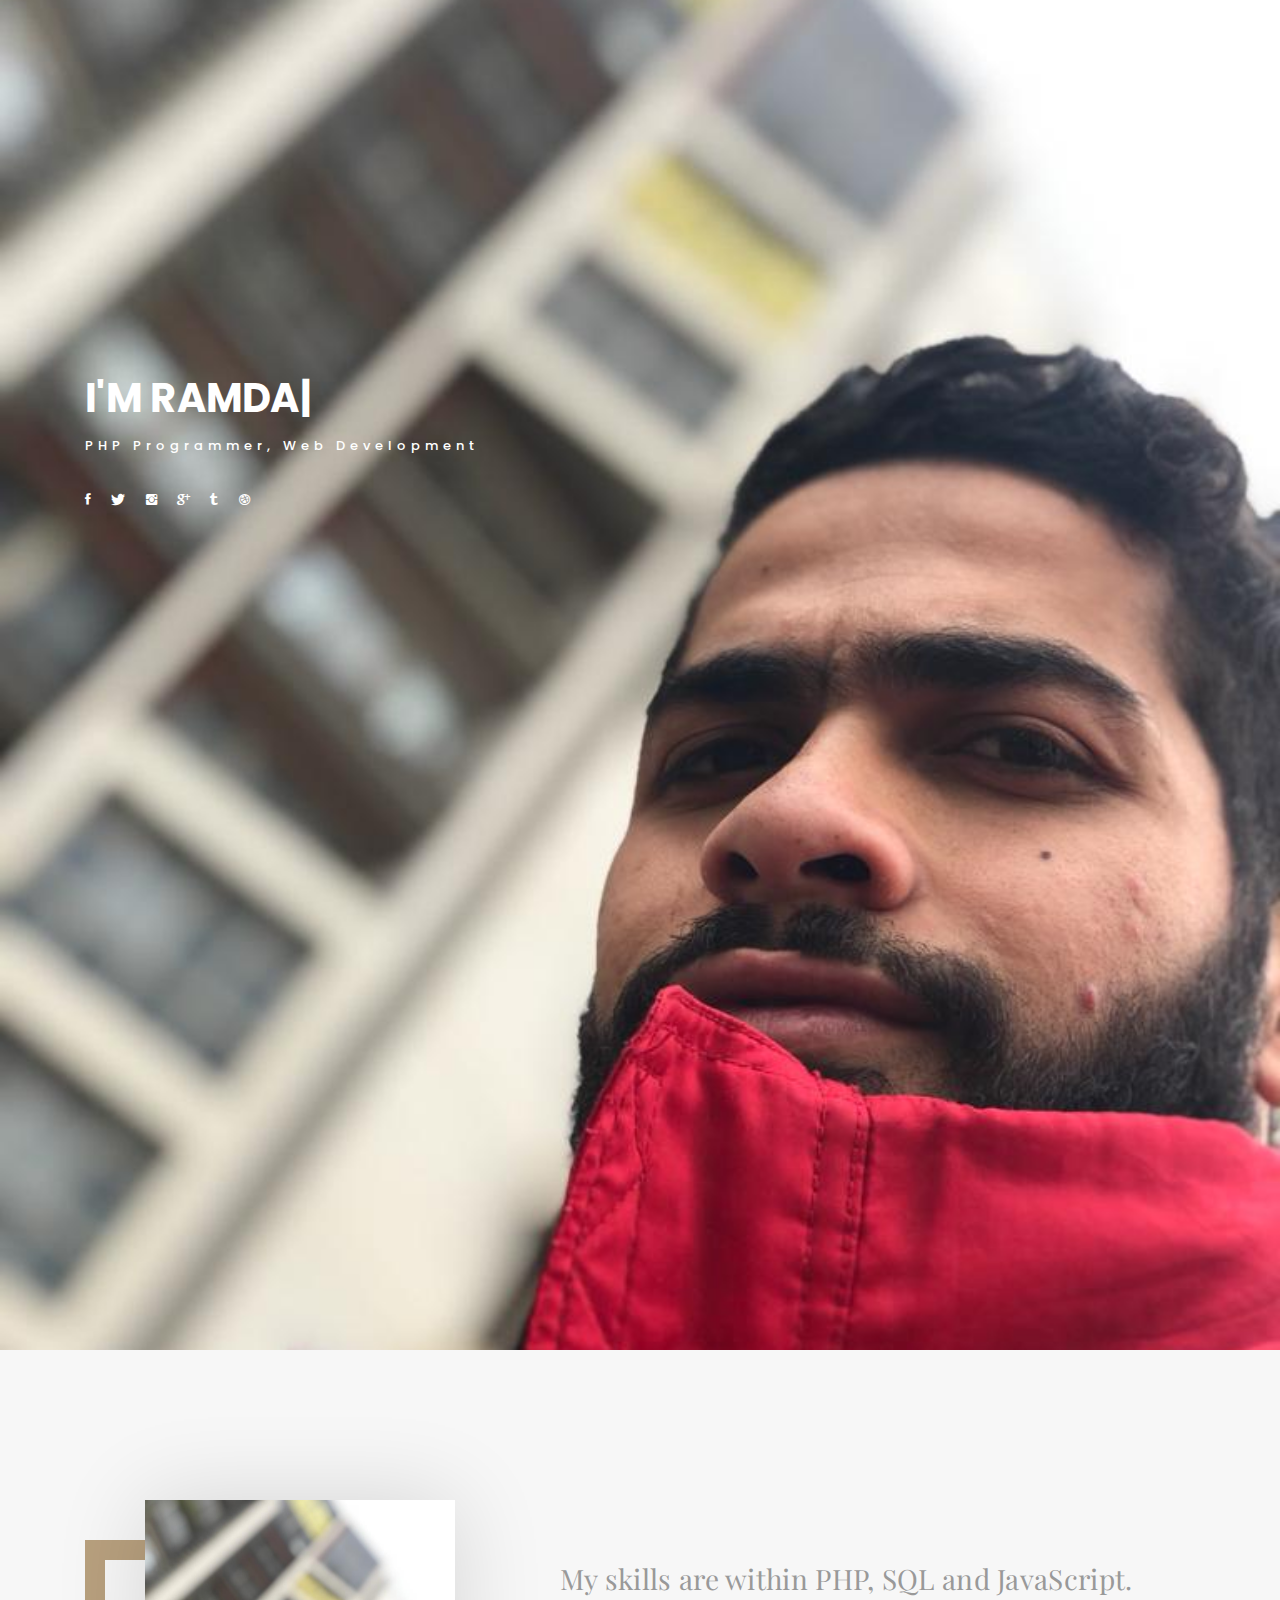
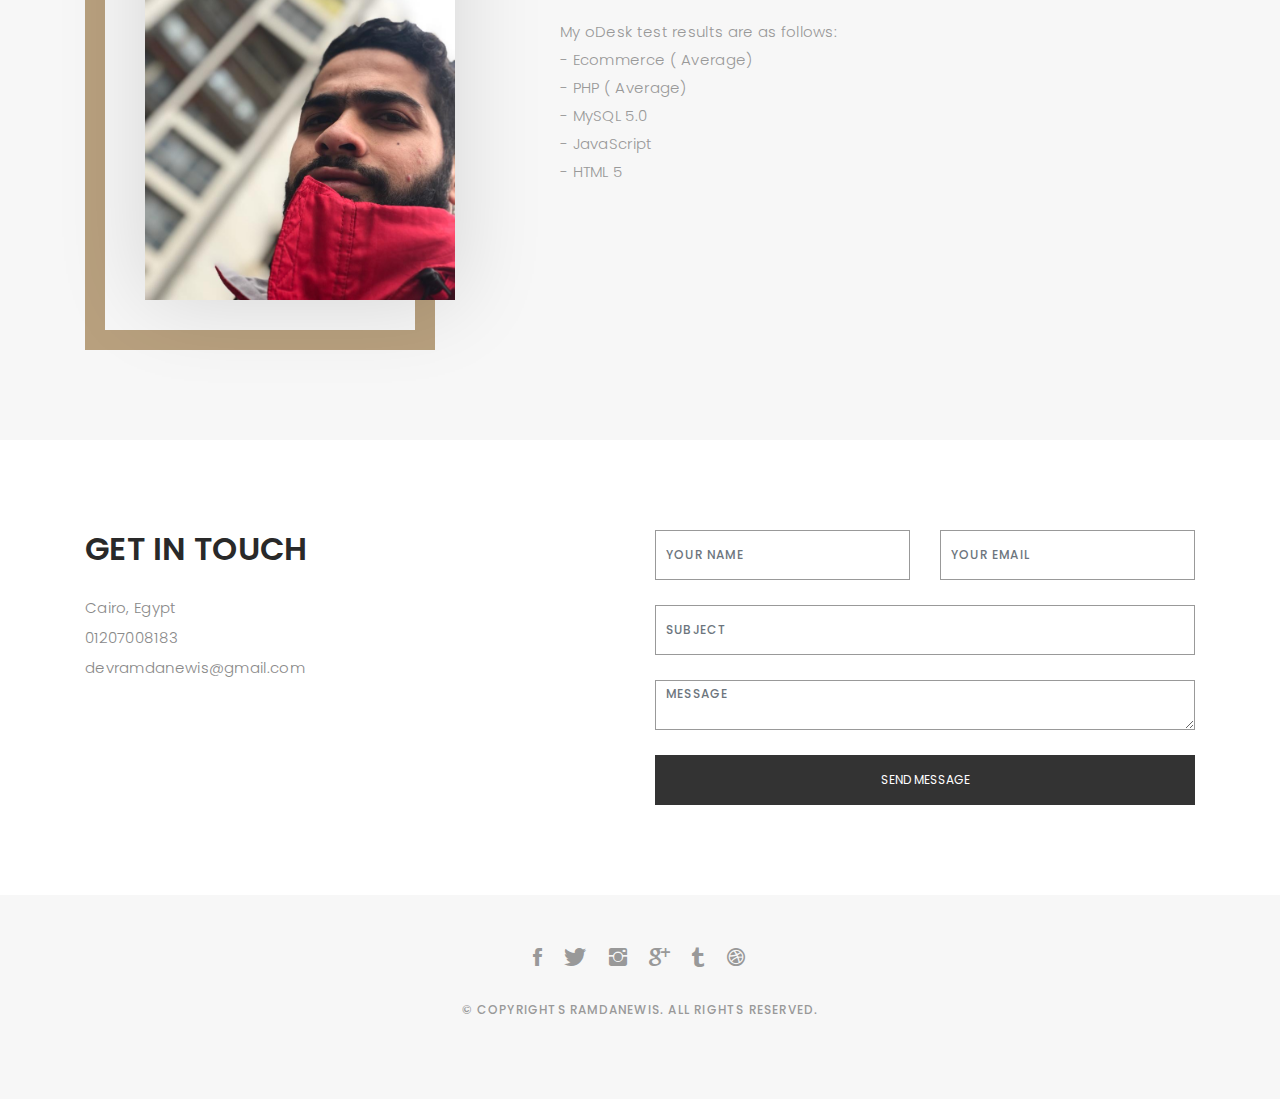
<file: index.html>
<!DOCTYPE html>
<html lang="en">

<head>
  <!-- meta -->
  <meta charset="utf-8">
  <meta content="width=device-width, initial-scale=1.0" name="viewport">

  <title>RamdanEwis - Personal Portfolio</title>
  <meta content="" name="keywords">
  <meta content="" name="description">

  <!-- Google Fonts -->
  <link href="https://fonts.googleapis.com/css?family=Poppins:300,300i,400,400i,500,500i,600,600i,700,700i|Playfair+Display:400,400i,700,700i,900,900i" rel="stylesheet">

  <!-- Bootstrap CSS File -->
  <link href="lib/bootstrap/css/bootstrap.min.css" rel="stylesheet">

  <!-- Libraries CSS Files -->
  <link href="lib/ionicons/css/ionicons.min.css" rel="stylesheet">
  <link href="lib/owlcarousel/assets/owl.carousel.min.css" rel="stylesheet">
  <link href="lib/magnific-popup/magnific-popup.css" rel="stylesheet">
  <link href="lib/hover/hover.min.css" rel="stylesheet">

  <!-- Main Stylesheet File -->
  <link href="css/style.css" rel="stylesheet">

  <!-- Responsive css -->
  <link href="css/responsive.css" rel="stylesheet">

  <!-- Favicon -->
  <link rel="shortcut icon" href="images/favicon.png">


</head>

<body>

  <!-- start section navbar -->
  <nav id="main-nav">
    <div class="row">
      <div class="container">

        <div class="logo">
          <a href="index.html"><img src="images/logo.png" alt="logo"></a>
        </div>

        <div class="responsive"><i data-icon="m" class="ion-navicon-round"></i></div>

        <ul class="nav-menu list-unstyled">
          <li><a href="#header" class="smoothScroll">Home</a></li>
          <li><a href="#about" class="smoothScroll">About</a></li>
          <li><a href="#portfolio" class="smoothScroll">Portfolio</a></li>
          <li><a href="#journal" class="smoothScroll">Blog</a></li>
          <li><a href="#contact" class="smoothScroll">Contact</a></li>
        </ul>

      </div>
    </div>
  </nav>
  <!-- End section navbar -->


  <!-- start section header -->
  <div id="header" class="home">

    <div class="container">
      <div class="header-content">
        <h1>I'm <span class="typed"></span></h1>
        <p>  PHP Programmer, Web Development</p>

        <ul class="list-unstyled list-social">
          <li><a href="#"><i class="ion-social-facebook"></i></a></li>
          <li><a href="#"><i class="ion-social-twitter"></i></a></li>
          <li><a href="#"><i class="ion-social-instagram"></i></a></li>
          <li><a href="#"><i class="ion-social-googleplus"></i></a></li>
          <li><a href="#"><i class="ion-social-tumblr"></i></a></li>
          <li><a href="#"><i class="ion-social-dribbble"></i></a></li>
        </ul>
      </div>
    </div>
  </div>
  <!-- End section header -->


  <!-- start section about us -->
  <div id="about" class="paddsection">
    <div class="container">
      <div class="row justify-content-between">

        <div class="col-lg-4 ">
          <div class="div-img-bg">
            <div class="about-img">
              <img src="images/me.jpg" class="img-responsive" alt="me">
            </div>
          </div>
        </div>

        <div class="col-lg-7">
          <div class="about-descr">

            <p class="p-heading"> My skills are within  PHP, SQL and JavaScript. </p>
            <p class="separator">My oDesk test results are as follows:<br>
              - Ecommerce ( Average)<br>
              - PHP ( Average)<br>
              - MySQL 5.0<br>
              - JavaScript<br>
              - HTML 5<br></p>

          </div>

        </div>
      </div>
    </div>

  </div>
  <!-- end section about us -->
  
  


 
  <!--  start section portfolio
  <div id="portfolio" class="text-center paddsection">

    <div class="container">
      <div class="section-title text-center">
        <h2>My Portfolio</h2>
      </div>
    </div>

    <div class="container">
      <div class="row">
        <div class="col-md-12">

          <div class="portfolio-list">

            <ul class="nav list-unstyled" id="portfolio-flters">
              <li class="filter filter-active" data-filter=".all">all</li>
              <li class="filter" data-filter=".branding">branding</li>
              <li class="filter" data-filter=".mockups">mockups</li>
              <li class="filter" data-filter=".uikits">ui kits</li>
              <li class="filter" data-filter=".webdesign">web design</li>
              <li class="filter" data-filter=".photography">photography</li>
            </ul>

          </div>

          <div class="portfolio-container">

            <div class="col-lg-4 col-md-6 portfolio-thumbnail all branding uikits webdesign">
              <a class="popup-img" href="images/portfolio/1.jpg">
                <img src="images/portfolio/1.jpg" alt="img">
              </a>
            </div>

            <div class="col-lg-4 col-md-6 portfolio-thumbnail all mockups uikits photography">
              <a class="popup-img" href="images/portfolio/2.jpg">
                <img src="images/portfolio/2.jpg"  alt="img">
              </a>
            </div>

            <div class="col-lg-4 col-md-6 portfolio-thumbnail all branding webdesig photographyn">
              <a class="popup-img" href="images/portfolio/3.jpg">
                <img src="images/portfolio/3.jpg" alt="img">
              </a>
            </div>

            <div class="col-lg-4 col-md-6 portfolio-thumbnail all mockups webdesign photography">
              <a class="popup-img" href="images/portfolio/4.jpg">
                <img src="images/portfolio/4.jpg" alt="img">
              </a>
            </div>

            <div class="col-lg-4 col-md-6 portfolio-thumbnail all branding uikits photography">
              <a class="popup-img" href="images/portfolio/5.jpg">
                <img src="images/portfolio/5.jpg" alt="img">
              </a>
            </div>

            <div class="col-lg-4 col-md-6 portfolio-thumbnail all mockups uikits webdesign">
              <a class="popup-img" href="images/portfolio/6.jpg">
                <img src="images/portfolio/6.jpg" alt="img">
              </a>
            </div>

          </div>
        </div>
      </div>
    </div>

  </div>
   End section portfolio 
<div class="container">
    <div class="row">
      <div class="col-lg-12">
                       <h2> W O R K E X P E R I E N C E</h2>

            link: <a href="stylehomzz.com">stylehomzz</a> 
            <p class="text-center">MAKE AN ONLINE STORE,
            2021 - PRESENT

            </p>
            <h2>BACKEND DEVELOPER</h2>
            <p class="text-center">MAKE AN ONLINE STORE,
            2021 - PRESENT
            linksorcecode: <a href="https://github.com/RamdanEwi
            s/shop_php_pure_v1.0">Link</a> 
            </p>

      </div>
    </div>
  
  
  </div>



  <!-- start sectoion contact -->
  <div id="contact" class="paddsection">
    <div class="container">
      <div class="contact-block1">
        <div class="row">

          <div class="col-lg-6">
            <div class="contact-contact">

              <h2 class="mb-30">GET IN TOUCH</h2>

              <ul class="contact-details">
                <li><span>Cairo, Egypt</span></li>
                <li><span>01207008183</span></li>
                <li><span>devramdanewis@gmail.com</span></li>
              </ul>

            </div>
          </div>

          <div class="col-lg-6">
            <form action="" method="post" role="form" class="contactForm">
              <div class="row">

                <div id="sendmessage">Your message has been sent. Thank you!</div>
                <div id="errormessage"></div>

                <div class="col-lg-6">
                  <div class="form-group contact-block1">
                    <input type="text" name="name" class="form-control" id="name" placeholder="Your Name" data-rule="minlen:4" data-msg="Please enter at least 4 chars" />
                    <div class="validation"></div>
                  </div>
                </div>

                <div class="col-lg-6">
                  <div class="form-group">
                    <input type="email" class="form-control" name="email" id="email" placeholder="Your Email" data-rule="email" data-msg="Please enter a valid email" />
                    <div class="validation"></div>
                  </div>
                </div>

                <div class="col-lg-12">
                  <div class="form-group">
                    <input type="text" class="form-control" name="subject" id="subject" placeholder="Subject" data-rule="minlen:4" data-msg="Please enter at least 8 chars of subject" />
                    <div class="validation"></div>
                  </div>
                </div>

                <div class="col-lg-12">
                  <div class="form-group">
                    <textarea class="form-control" name="message" rows="12" data-rule="required" data-msg="Please write something for us" placeholder="Message"></textarea>
                    <div class="validation"></div>
                  </div>
                </div>

                <div class="col-lg-12">
                  <input type="submit" class="btn btn-defeault btn-send" value="Send message">
                </div>

              </div>
            </form>
          </div>
        </div>
      </div>
    </div>
  </div>
  <!-- start sectoion contact -->


  <!-- start section footer -->
  <div id="footer" class="text-center">
    <div class="container">
      <div class="socials-media text-center">

        <ul class="list-unstyled">
          <li><a href="#"><i class="ion-social-facebook"></i></a></li>
          <li><a href="#"><i class="ion-social-twitter"></i></a></li>
          <li><a href="#"><i class="ion-social-instagram"></i></a></li>
          <li><a href="#"><i class="ion-social-googleplus"></i></a></li>
          <li><a href="#"><i class="ion-social-tumblr"></i></a></li>
          <li><a href="#"><i class="ion-social-dribbble"></i></a></li>
        </ul>

      </div>

      <p>&copy; Copyrights RamdanEwis. All rights reserved.</p>



    </div>
  </div>
  <!-- End section footer -->

  <!-- JavaScript Libraries -->
  <script src="lib/jquery/jquery.min.js"></script>
  <script src="lib/jquery/jquery-migrate.min.js"></script>
  <script src="lib/bootstrap/js/bootstrap.bundle.min.js"></script>
  <script src="lib/typed/typed.js"></script>
  <script src="lib/owlcarousel/owl.carousel.min.js"></script>
  <script src="lib/magnific-popup/magnific-popup.min.js"></script>
  <script src="lib/isotope/isotope.pkgd.min.js"></script>

  <!-- Contact Form JavaScript File -->
  <script src="contactform/contactform.js"></script>

  <!-- Template Main Javascript File -->
  <script src="js/main.js"></script>

</body>

</html>
</file>
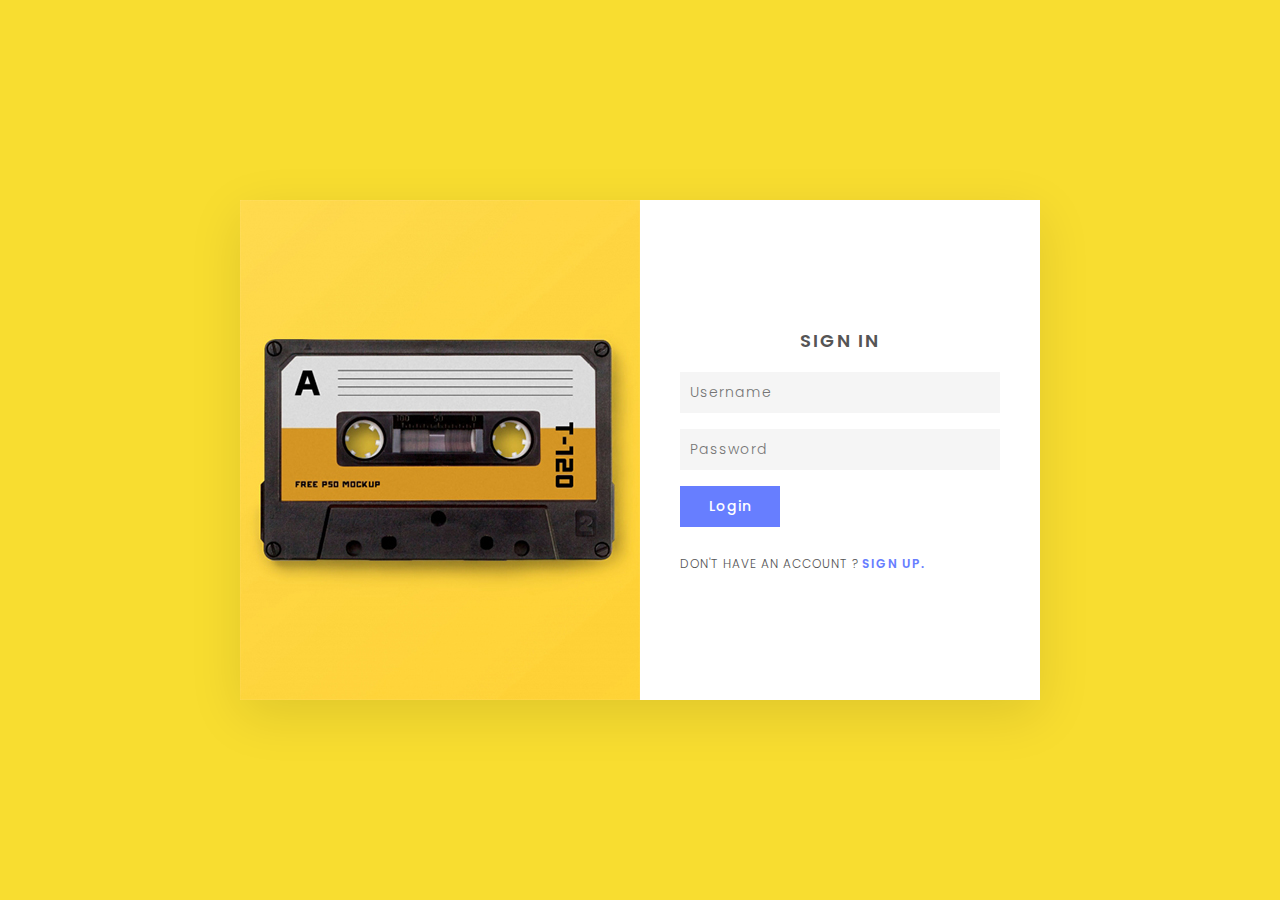
<file: test/index.html>
<?php
include  'incloudes/autoloader.inc.php';

?>

<!DOCTYPE html>
<html lang="en">

<head>
    <meta charset="UTF-8">
    <meta http-equiv="X-UA-Compatible" content="IE=edge">
    <meta name="viewport" content="width=device-width, initial-scale=1.0">
    <link rel="stylesheet" href="layout/style.css">
    <title>Document</title>
</head>

<body>
    <!--Start section Form -->
    <section>
        <div class="container">
            <!--Start login -->
            <div class="user signinBx">
                <div class="imgBx"><img src="imges/img1.jpg" alt="" /></div>
                <div class="formBx">
                    <form method="POST" action="templates/form.php">
                        <h2>Sign In</h2>
                        <input type="text" name="username" placeholder="Username" />
                        <input type="password" name="password" placeholder="Password" />
                        <input type="submit" name="login" value="Login" />
                        <p class="signup">
                            Don't have an account ?
                            <a href="#" onclick="toggleForm();">Sign Up.</a>
                        </p>
                    </form>
                </div>
            </div>
            <!--End login -->

            <!--Start signup -->
            <div class="user signupBx">
                <div class="formBx">
                    <form method="POST" action="templates/form.php">
                        <h2>Create an account</h2>
                        <input type="text" name="username" placeholder="Username" />
                        <input type="email" name="email" placeholder="Email Address" />
                        <input type="password" name="password" placeholder="Create Password" />

                        <input type="submit" name="signup" value="Sign Up" />
                        <p class="signup">
                            Already have an account ?
                            <a href="#" onclick="toggleForm();">Sign in.</a>
                        </p>
                    </form>
                </div>
                <div class="imgBx"><img src="imges/img2.jpg" alt="" /></div>
            </div>
        </div>
        <!--End signup -->
    </section>
    <!--Start section Form -->

</body>
<script src="layout/front.js"></script>

</html>
</file>
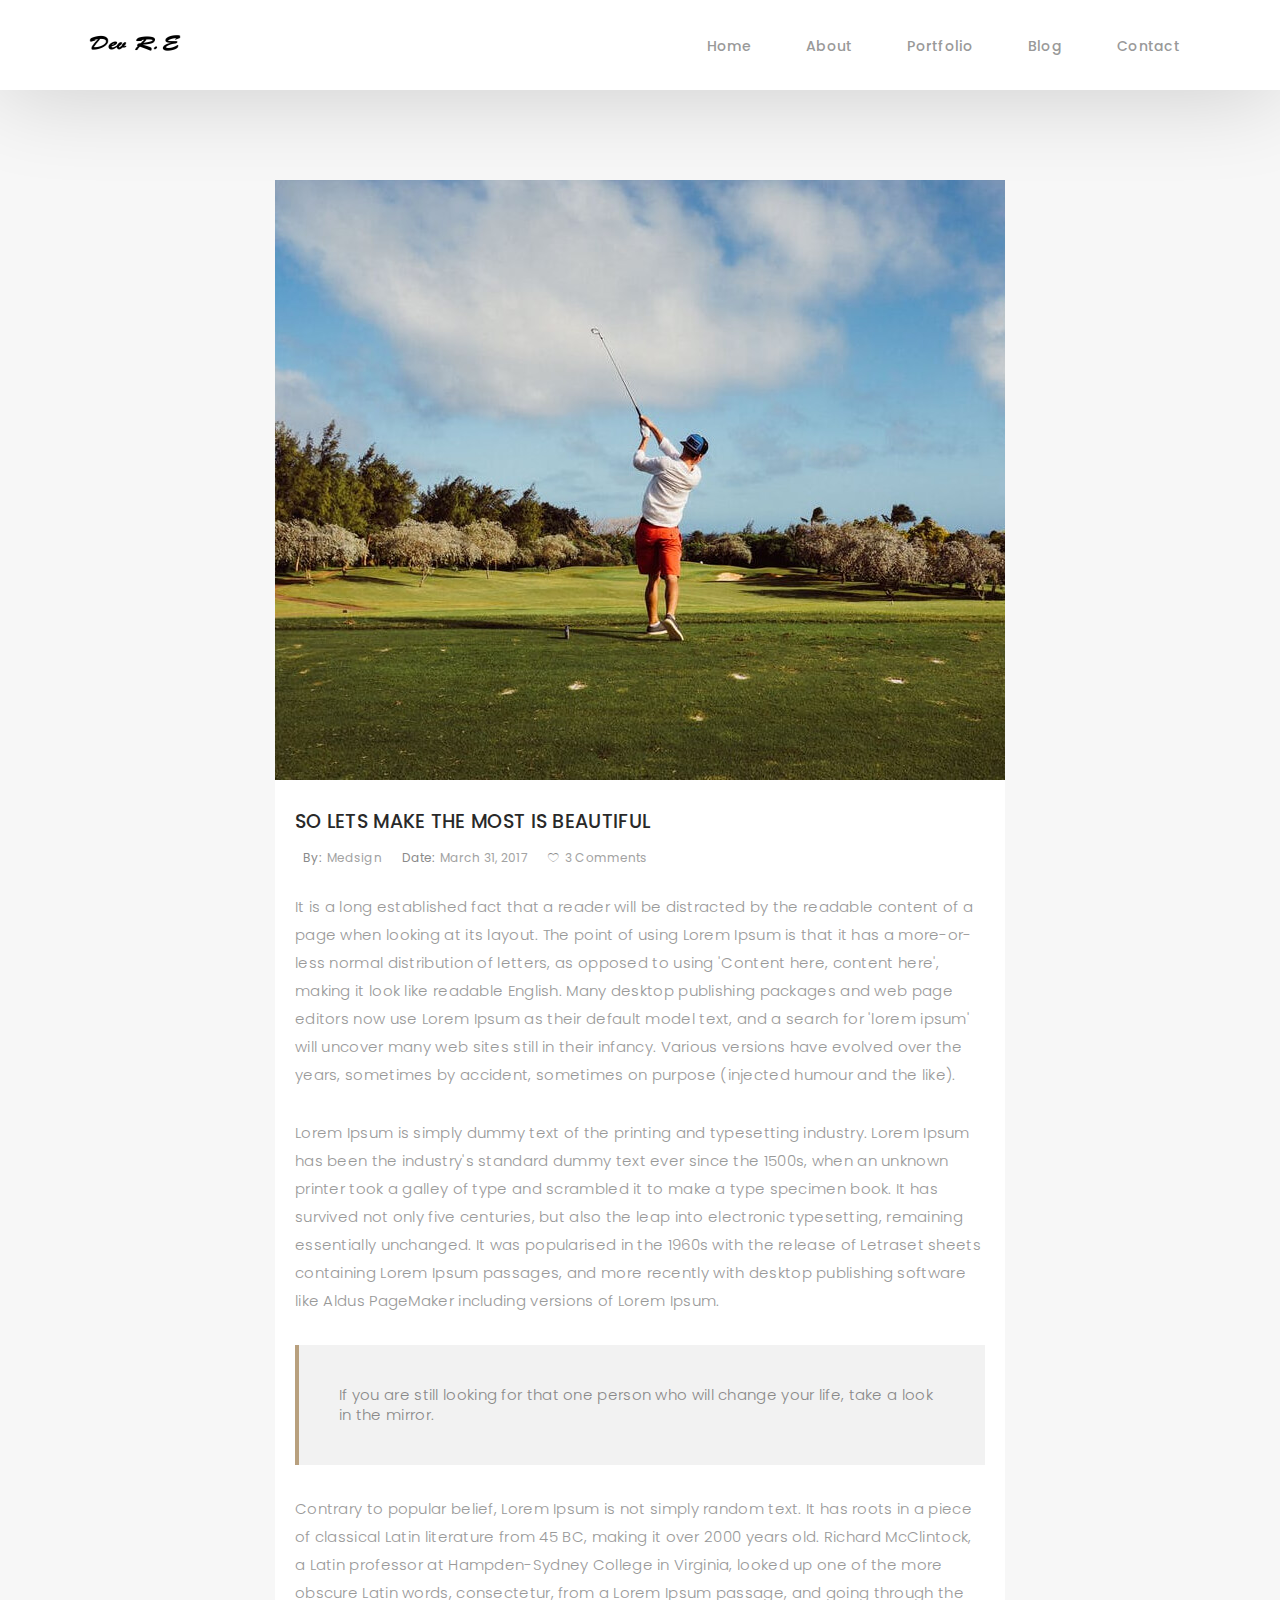
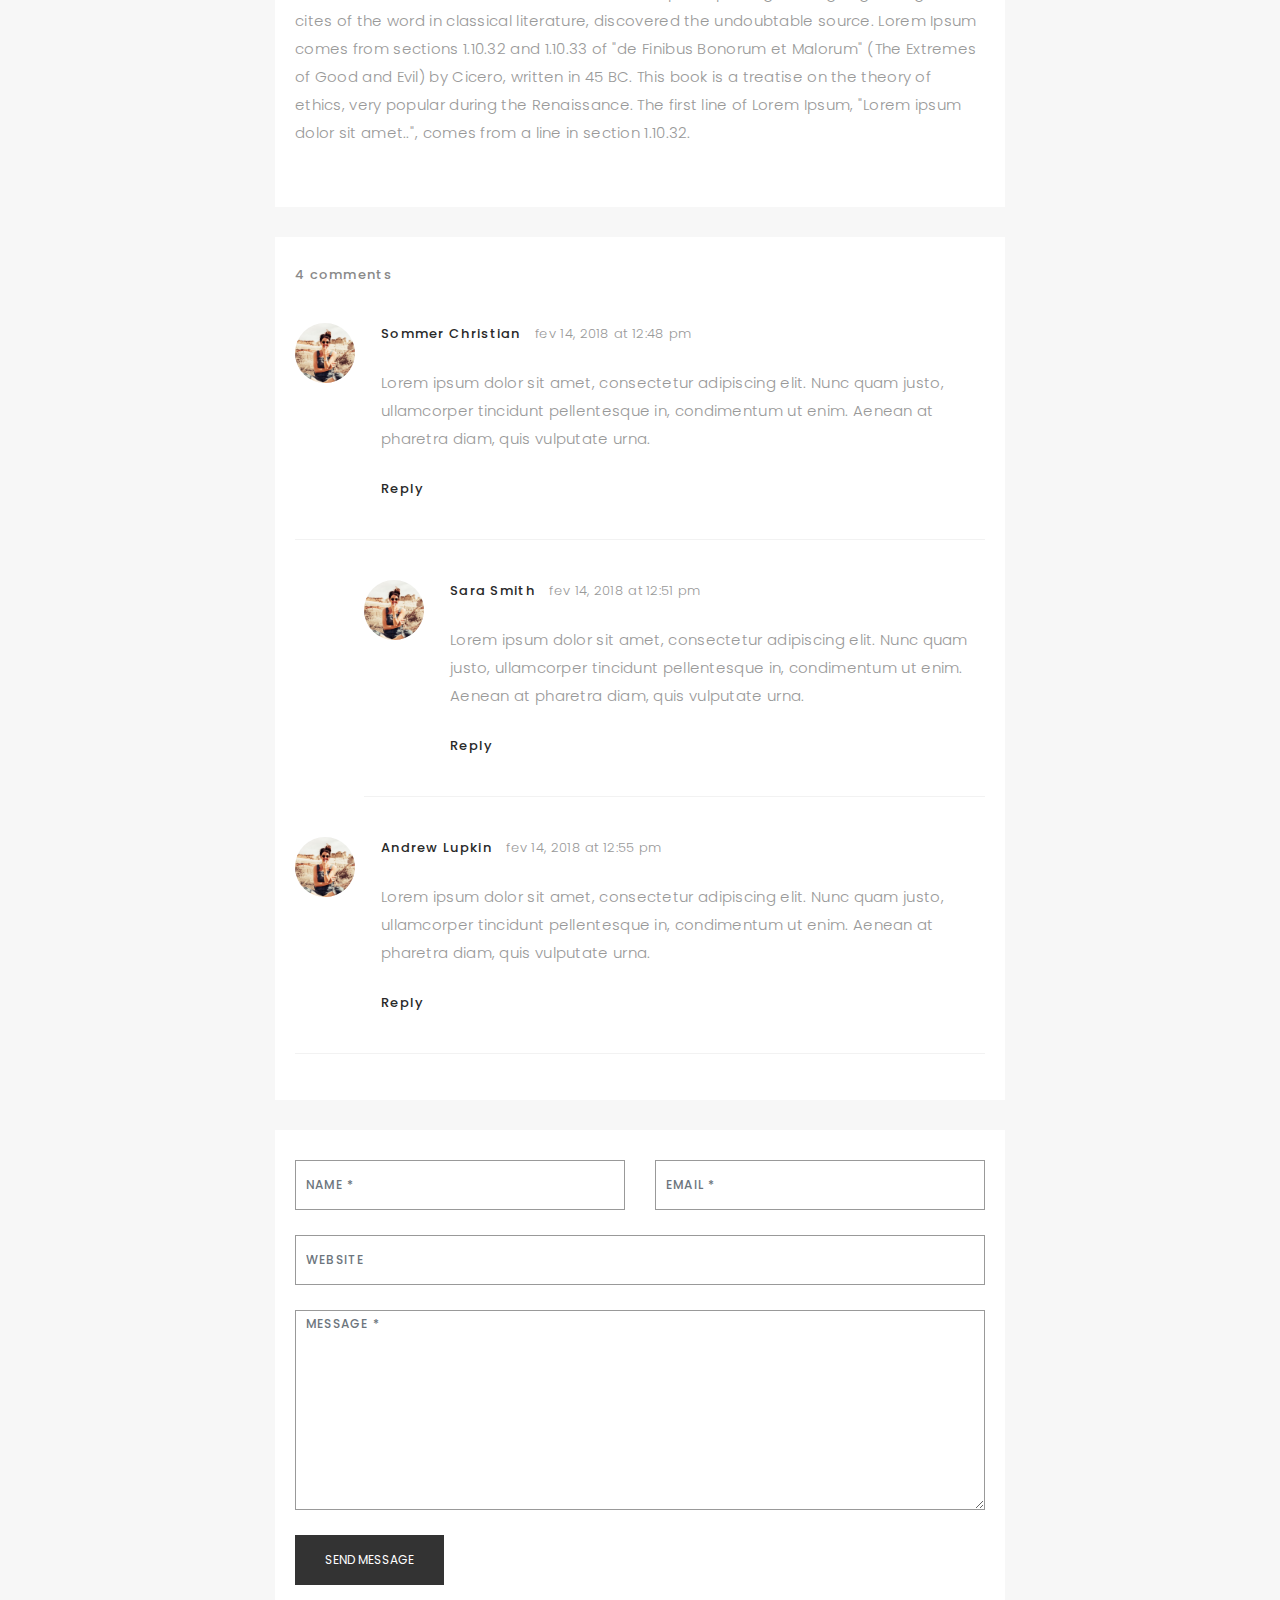
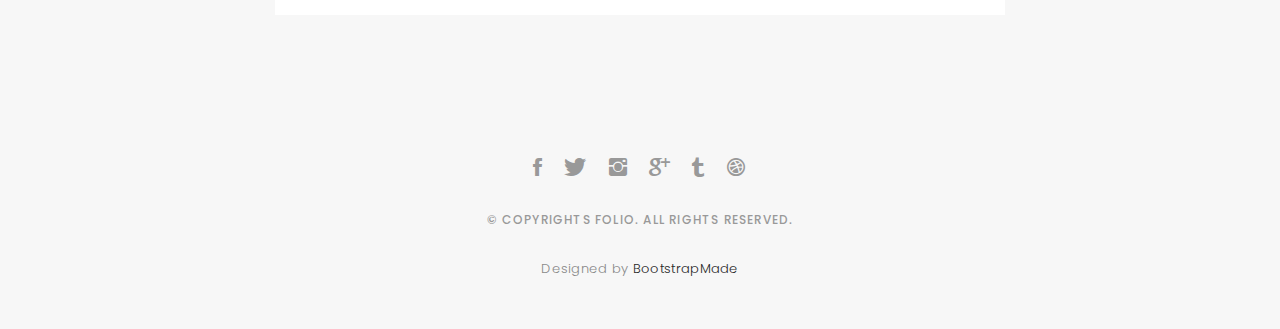
<file: blog-single.html>
<!DOCTYPE html>
<html lang="en">

<head>
  <!-- meta -->
  <meta charset="utf-8">
  <meta content="width=device-width, initial-scale=1.0" name="viewport">

  <title>Folio - Blog Singlee</title>
  <meta content="" name="keywords">
  <meta content="" name="description">

  <!-- Google Fonts -->
  <link href="https://fonts.googleapis.com/css?family=Poppins:300,300i,400,400i,500,500i,600,600i,700,700i|Playfair+Display:400,400i,700,700i,900,900i" rel="stylesheet">

  <!-- Bootstrap CSS File -->
  <link href="lib/bootstrap/css/bootstrap.min.css" rel="stylesheet">

  <!-- Libraries CSS Files -->
  <link href="lib/ionicons/css/ionicons.min.css" rel="stylesheet">
  <link href="lib/owlcarousel/assets/owl.carousel.min.css" rel="stylesheet">
  <link href="lib/magnific-popup/magnific-popup.css" rel="stylesheet">
  <link href="lib/hover/hover.min.css" rel="stylesheet">

  <!-- Blog Stylesheet File -->
  <link href="css/blog.css" rel="stylesheet">

  <!-- Main Stylesheet File -->
  <link href="css/style.css" rel="stylesheet">

  <!-- Responsive css -->
  <link href="css/responsive.css" rel="stylesheet">

  <!-- Favicon -->
  <link rel="shortcut icon" href="images/favicon.png">

  <!-- =======================================================
    Theme Name: Folio
    Theme URL: https://bootstrapmade.com/folio-bootstrap-portfolio-template/
    Author: BootstrapMade.com
    Author URL: https://bootstrapmade.com
  ======================================================= -->
</head>

<body>

  <!-- start section navbar -->
  <nav id="main-nav-subpage" class="subpage-nav">
    <div class="row">
      <div class="container">

        <div class="logo">
          <a href="index.html"><img src="images/logo.png" alt="logo"></a>
        </div>

        <div class="responsive"><i data-icon="m" class="ion-navicon-round"></i></div>

        <ul class="nav-menu list-unstyled">
          <li><a href="#homee" class="smoothScroll">Home</a></li>
          <li><a href="#about" class="smoothScroll">About</a></li>
          <li><a href="#portfolio" class="smoothScroll">Portfolio</a></li>
          <li><a href="#blog" class="smoothScroll">Blog</a></li>
          <li><a href="#contact" class="smoothScroll">Contact</a></li>
        </ul>
      </div>
    </div>
  </nav>
  <!-- End section navbar -->
  <!-- start section main content -->
  <div class="main-content paddsection">
    <div class="container">
      <div class="row justify-content-center">
        <div class="col-md-8 col-md-offset-2">
          <div class="row">
            <div class="container-main single-main">
              <div class="col-md-12">
                <div class="block-main mb-30">
                  <img src="images/blog-post-big.jpg" class="img-responsive" alt="reviews2">
                  <div class="content-main single-post padDiv">
                    <div class="journal-txt">
                      <h4><a href="#">SO LETS MAKE THE MOST IS BEAUTIFUL</a></h4>
                    </div>
                    <div class="post-meta">
                      <ul class="list-unstyled mb-0">
                        <li class="author">by:<a href="#">medsign</a></li>
                        <li class="date">date:<a href="#">March 31, 2017</a></li>
                        <li class="commont"><i class="ion-ios-heart-outline"></i><a href="#">3 Comments</a></li>
                      </ul>
                    </div>
                    <p class="mb-30">It is a long established fact that a reader will be distracted by the readable content of a page when looking at its layout. The point of using Lorem Ipsum is that it has a more-or-less normal distribution of letters, as opposed to
                      using 'Content here, content here', making it look like readable English. Many desktop publishing packages and web page editors now use Lorem Ipsum as their default model text, and a search for 'lorem ipsum' will uncover many web
                      sites still in their infancy. Various versions have evolved over the years, sometimes by accident, sometimes on purpose (injected humour and the like).</p>
                    <p class="mb-30">Lorem Ipsum is simply dummy text of the printing and typesetting industry. Lorem Ipsum has been the industry's standard dummy text ever since the 1500s, when an unknown printer took a galley of type and scrambled it to make a type
                      specimen book. It has survived not only five centuries, but also the leap into electronic typesetting, remaining essentially unchanged. It was popularised in the 1960s with the release of Letraset sheets containing Lorem Ipsum passages,
                      and more recently with desktop publishing software like Aldus PageMaker including versions of Lorem Ipsum.</p>
                    <blockquote>If you are still looking for that one person who will change your life, take a look in the mirror.</blockquote>
                    <p class="mb-30">Contrary to popular belief, Lorem Ipsum is not simply random text. It has roots in a piece of classical Latin literature from 45 BC, making it over 2000 years old. Richard McClintock, a Latin professor at Hampden-Sydney College in
                      Virginia, looked up one of the more obscure Latin words, consectetur, from a Lorem Ipsum passage, and going through the cites of the word in classical literature, discovered the undoubtable source. Lorem Ipsum comes from sections
                      1.10.32 and 1.10.33 of "de Finibus Bonorum et Malorum" (The Extremes of Good and Evil) by Cicero, written in 45 BC. This book is a treatise on the theory of ethics, very popular during the Renaissance. The first line of Lorem Ipsum,
                      "Lorem ipsum dolor sit amet..", comes from a line in section 1.10.32.</p>
                  </div>
                </div>
              </div>
              <div class="col-md-12">
                <div class="comments text-left padDiv mb-30">
                  <div class="entry-comments">
                    <h6 class="mb-30">4 comments</h6>
                    <ul class="entry-comments-list list-unstyled">
                      <li>
                        <div class="entry-comments-item">
                          <img src="images/avatar.jpg" class="entry-comments-avatar" alt="">
                          <div class="entry-comments-body">
                            <span class="entry-comments-author">Sommer Christian</span>
                            <span><a href="#">fev 14, 2018 at 12:48 pm</a></span>
                            <p class="mb-10">Lorem ipsum dolor sit amet, consectetur adipiscing elit. Nunc quam justo, ullamcorper tincidunt pellentesque in, condimentum ut enim. Aenean at pharetra diam, quis vulputate urna. </p>
                            <a class="rep" href="#">Reply</a>
                          </div>
                        </div>
                        <ul class="entry-comments-reply list-unstyled">
                          <li>
                            <div class="entry-comments-item">
                              <img src="images/avatar.jpg" class="entry-comments-avatar" alt="">
                              <div class="entry-comments-body">
                                <span class="entry-comments-author">Sara Smith</span>
                                <span><a href="#">fev 14, 2018 at 12:51 pm</a></span>
                                <p class="mb-10">Lorem ipsum dolor sit amet, consectetur adipiscing elit. Nunc quam justo, ullamcorper tincidunt pellentesque in, condimentum ut enim. Aenean at pharetra diam, quis vulputate urna.</p>
                                <a class="rep" href="#">Reply</a>
                              </div>
                            </div>
                          </li>
                        </ul>
                      </li>
                      <li>
                        <div class="entry-comments-item">
                          <img src="images/avatar.jpg" class="entry-comments-avatar" alt="">
                          <div class="entry-comments-body">
                            <span class="entry-comments-author">Andrew Lupkin</span>
                            <span><a href="#">fev 14, 2018 at 12:55 pm</a></span>
                            <p class="mb-10">Lorem ipsum dolor sit amet, consectetur adipiscing elit. Nunc quam justo, ullamcorper tincidunt pellentesque in, condimentum ut enim. Aenean at pharetra diam, quis vulputate urna. </p>
                            <a class="rep" href="#">Reply</a>
                          </div>
                        </div>
                      </li>
                    </ul>
                  </div>
                </div>
              </div>
              <div class="col-lg-12">
                <div class="cmt padDiv">
                  <form id="comment-form" method="post" action="" role="form">
                    <div class="row">
                        <div class="col-lg-6">
                          <div class="form-group">
                            <input id="form_name" type="text" name="name" class="form-control" placeholder="Name *" required="required">
                          </div>
                        </div>
                        <div class="col-lg-6">
                          <div class="form-group">
                            <input id="form_email" type="email" name="email" class="form-control" placeholder="email *" required="required">
                          </div>
                        </div>
                        <div class="col-md-12">
                          <div class="form-group">
                            <input id="form_name" type="text" name="website" class="form-control" placeholder="Website">
                          </div>
                        </div>
                        <div class="col-lg-12">
                          <div class="form-group">
                            <textarea id="form_message" name="message" class="form-control" placeholder="Message *" style="height: 200px;" required="required"></textarea>
                          </div>
                        </div>
                        <div class="col-lg-12">
                          <input type="submit" class="btn btn-defeault btn-send" value="Send message">
                        </div>
                    </div>
                  </form>
                </div>
              </div>
            </div>
          </div>
        </div>
      </div>
    </div>
  </div>
  <!--  </div> -->
  <!-- start section main content -->

  <!-- start section footer -->
  <div id="footer" class="text-center">
    <div class="container">
      <div class="socials-media text-center">

        <ul class="list-unstyled">
          <li><a href="#"><i class="ion-social-facebook"></i></a></li>
          <li><a href="#"><i class="ion-social-twitter"></i></a></li>
          <li><a href="#"><i class="ion-social-instagram"></i></a></li>
          <li><a href="#"><i class="ion-social-googleplus"></i></a></li>
          <li><a href="#"><i class="ion-social-tumblr"></i></a></li>
          <li><a href="#"><i class="ion-social-dribbble"></i></a></li>
        </ul>

      </div>

      <p>&copy; Copyrights Folio. All rights reserved.</p>

      <div class="credits">
        <!--
          All the links in the footer should remain intact.
          You can delete the links only if you purchased the pro version.
          Licensing information: https://bootstrapmade.com/license/
          Purchase the pro version with working PHP/AJAX contact form: https://bootstrapmade.com/buy/?theme=Folio
        -->
        Designed by <a href="https://bootstrapmade.com/">BootstrapMade</a>
      </div>

    </div>
  </div>
  <!-- End section footer -->

  <!-- JavaScript Libraries -->
  <script src="lib/jquery/jquery.min.js"></script>
  <script src="lib/jquery/jquery-migrate.min.js"></script>
  <script src="lib/bootstrap/js/bootstrap.bundle.min.js"></script>
  <script src="lib/typed/typed.js"></script>
  <script src="lib/owlcarousel/owl.carousel.min.js"></script>
  <script src="lib/magnific-popup/magnific-popup.min.js"></script>
  <script src="lib/isotope/isotope.pkgd.min.js"></script>

  <!-- Contact Form JavaScript File -->
  <script src="contactform/contactform.js"></script>

  <!-- Template Main Javascript File -->
  <script src="js/main.js"></script>

</body>

</html>
</file>
<file: css/responsive.css>
/** Width between 1200x to 0
 *  ~~~~~~~~~~~~~~~~~~~~~~~~~~~~~~~~~~~~
 */

@media (min-width: 1200px) {

}

/** Width between 992px to 1199px
 *  ~~~~~~~~~~~~~~~~~~~~~~~~~~~~~~~~~~~~
 */

@media (min-width: 992px) and (max-width: 1199px) {
  
}

/** Width between 768px to 991px
 *  ~~~~~~~~~~~~~~~~~~~~~~~~~~~~~~~~~~~~
 */

@media (min-width: 768px) and (max-width: 991px) {
  /* Navbar */
  nav {
    padding: 10px 15px;
  }
  .nav-menu {
    margin-top: 40px;
    display: none;
    float: none;
    width: 100%;
  }
  .nav-menu li {
    float: none;
    width: 100%;
    text-align: center;
    border-top: 1px solid #f7f7f7;
    line-height: 45px;
    margin-left: 0;
    padding-top: 10px;
    padding-bottom: 10px;
  }
  .responsive {
    float: right;
    padding-top: 15px;
    display: block;
  }
  /* About */
  .head-info .header-content .cmaster h1 {
    font-size: 32px;
  }
  #about .div-img-bg {
    padding: 0;
  }
  #about .div-img-bg .about-img img {
    margin-top: 0%;
    margin-left: calc(0% - 0px);
  }
  #about .about-descr .p-heading {
    font-size: 20px;
  }
  #about .about-descr .separator {
    max-width: 100%;
    margin-bottom: 0;
  }
  /* portfolio */
  #portfolio .portfolio-list .nav li {
    float: none;
    margin: 20px;
    display: inline-block;
  }
  /* journal */
  #journal .journal-block .journal-info {
    margin-bottom: 30px;
  }
  /* Contact */
  .contact-contact {
    margin-bottom: 30px;
  }
  /* Footer */
  #footer .socials-media ul li {
    margin-right: 0;
    margin-left: 0;
    float: none;
    display: inline-block;
  }
}

/** Width between 767px to 0
 *  ~~~~~~~~~~~~~~~~~~~~~~~~~~~~~~~~~~~~
 */

@media (max-width: 767px) {
  /* Navbar */
  nav {
    padding: 20px 15px;
  }
  .nav-menu {
    margin-top: 40px;
    display: none;
    float: none;
    width: 100%;
  }
  .nav-menu li {
    float: none;
    width: 100%;
    text-align: center;
    border-top: 1px solid #f7f7f7;
    line-height: 45px;
    margin-left: 0;
    padding-top: 10px;
    padding-bottom: 10px;
  }
  .responsive {
    float: right;
    padding-top: 15px;
    display: block;
  }
  /* About */
  .head-info .header-content h1 {
    font-size: 32px;
  }
  #about .div-img-bg {
    padding: 0;
  }
  #about .div-img-bg .about-img img {
    margin-top: 0%;
    margin-left: calc(0% - 0px);
  }
    #header {
    height: 96vh;
}
  #about .about-descr .p-heading {
    font-size: 20px;
  }
  #about .about-descr .separator {
    max-width: 100%;
    margin-bottom: 0;
  }
  /* portfolio */
  #portfolio .portfolio-list .nav li {
    float: none;
    margin: 20px;
    display: inline-block;
  }
  /* journal */
  #journal .journal-block .journal-info {
    margin-bottom: 30px;
  }
  /* Contact */
  .contact-contact {
    margin-bottom: 30px;
  }
  /* Footer */
  #footer .socials-media ul li {
    margin-right: 0;
    margin-left: 0;
    float: none;
    display: inline-block;
  }
}

/** Width between 600px to 0
 *  ~~~~~~~~~~~~~~~~~~~~~~~~~~~~~~~~~~~~
 */

@media (max-width: 600px) {
  /* Navbar */
  nav {
    padding: 20px 15px;
  }
  .nav-menu {
    margin-top: 40px;
    display: none;
    float: none;
    width: 100%;
  }
  .nav-menu li {
    float: none;
    width: 100%;
    text-align: center;
    border-top: 1px solid #f7f7f7;
    line-height: 45px;
    margin-left: 0;
    padding-top: 10px;
    padding-bottom: 10px;
  }
    #header {
    height: 96vh;
}
  .responsive {
    float: right;
    padding-top: 15px;
    display: block;
  }
  /* About */
  .head-info .header-content h1 {
    font-size: 32px;
  }
  #about .div-img-bg {
    padding: 0;
  }
  #about .div-img-bg .about-img img {
    margin-top: 0%;
    margin-left: calc(0% - 0px);
  }
  #about .about-descr .p-heading {
    font-size: 20px;
  }
  #about .about-descr .separator {
    max-width: 100%;
    margin-bottom: 0;
  }
  /* portfolio */
  #portfolio .portfolio-list .nav li {
    float: none;
    margin: 10px;
    display: inline-block;
  }
  /* journal */
  #journal .journal-block .journal-info {
    margin-bottom: 30px;
  }
  /* Contact */
  .contact-contact {
    margin-bottom: 30px;
  }
  /* Footer */
  #footer .socials-media ul li {
    margin-right: 0;
    margin-left: 0;
    float: none;
    display: inline-block;
  }
}

/** Width between 480px to 0
 *  ~~~~~~~~~~~~~~~~~~~~~~~~~~~~~~~~~~~~
 */

@media (max-width: 480px) {
  /* Navbar */
  nav {
    padding: 20px 15px;
  }
    #header {
    height: 96vh;
    }
  .nav-menu {
    margin-top: 40px;
    display: none;
    float: none;
    width: 100%;
  }
  .nav-menu li {
    float: none;
    width: 100%;
    text-align: center;
    border-top: 1px solid #f7f7f7;
    line-height: 45px;
    margin-left: 0;
    padding-top: 10px;
    padding-bottom: 10px;
  }
  .responsive {
    float: right;
    padding-top: 15px;
    display: block;
  }
  /* About */
  .head-info .header-content h1 {
    font-size: 32px;
  }
  #about .div-img-bg {
    padding: 0;
  }
  #about .div-img-bg .about-img img {
    margin-top: 0%;
    margin-left: calc(0% - 0px);
  }
  #about .about-descr .p-heading {
    font-size: 20px;
  }
  #about .about-descr .separator {
    max-width: 100%;
    margin-bottom: 0;
  }
  /* portfolio */
  #portfolio .portfolio-list .nav li {
    float: none;
    margin: 20px;
  }
  /* journal */
  #journal .journal-block .journal-info {
    margin-bottom: 30px;
  }
  /* Contact */
  .contact-contact {
    margin-bottom: 30px;
  }
  /* Footer */
  #footer .socials-media ul li {
    margin-right: 0;
    margin-left: 0;
    float: none;
    display: inline-block;
  }
}

/** Width between 320px to 0
 *  ~~~~~~~~~~~~~~~~~~~~~~~~~~~~~~~~~~~~
 */

@media (max-width: 320px) {
  /* Navbar */
  nav {
    padding: 20px 15px;
  }
  .nav-menu {
    margin-top: 40px;
    display: none;
    float: none;
    width: 100%;
  }
  .nav-menu li {
    float: none;
    width: 100%;
    text-align: center;
    border-top: 1px solid #f7f7f7;
    line-height: 45px;
    margin-left: 0;
    padding-top: 10px;
    padding-bottom: 10px;
  }
    #header {
    height: 96vh;
  }
  .responsive {
    float: right;
    padding-top: 15px;
    display: block;
  }
  /* About */
  .head-info .header-content h1 {
    font-size: 32px;
  }
  #about .div-img-bg {
    padding: 0;
  }
  #about .div-img-bg .about-img img {
    margin-top: 0%;
    margin-left: calc(0% - 0px);
  }
  #about .about-descr .p-heading {
    font-size: 20px;
  }
  #about .about-descr .separator {
    max-width: 100%;
    margin-bottom: 0;
  }
  /* portfolio */
  #portfolio .portfolio-list .nav li {
    float: none;
    margin: 20px;
  }
  /* journal */
  #journal .journal-block .journal-info {
    margin-bottom: 30px;
  }
  /* Contact */
  .contact-contact {
    margin-bottom: 30px;
  }
  /* Footer */
  #footer .socials-media ul li {
    margin-right: 0;
    margin-left: 0;
    float: none;
    display: inline-block;
  }
  /* Single page */
  .entry-comments-body span {
    display: inline-block;
    margin-right: 0;
  }
}
</file>
<file: test/layout/style.css>
@import url('https://fonts.googleapis.com/css?family=Poppins:100,200,300,400,500,600,700,800,900&display=swap');
* {
    margin: 0;
    padding: 0;
    box-sizing: border-box;
    font-family: 'Poppins', sans-serif;
}

section {
    position: relative;
    min-height: 100vh;
    background-color: #f8dd30;
    display: flex;
    justify-content: center;
    align-items: center;
    padding: 20px;
}

section .container {
    position: relative;
    width: 800px;
    height: 500px;
    background: #fff;
    box-shadow: 0 15px 50px rgba(0, 0, 0, 0.1);
    overflow: hidden;
}

section .container .user {
    position: absolute;
    top: 0;
    left: 0;
    width: 100%;
    height: 100%;
    display: flex;
}

section .container .user .imgBx {
    position: relative;
    width: 50%;
    height: 100%;
    background: #ff0;
    transition: 0.5s;
}

section .container .user .imgBx img {
    position: absolute;
    top: 0;
    left: 0;
    width: 100%;
    height: 100%;
    object-fit: cover;
}

section .container .user .formBx {
    position: relative;
    width: 50%;
    height: 100%;
    background: #fff;
    display: flex;
    justify-content: center;
    align-items: center;
    padding: 40px;
    transition: 0.5s;
}

section .container .user .formBx form h2 {
    font-size: 18px;
    font-weight: 600;
    text-transform: uppercase;
    letter-spacing: 2px;
    text-align: center;
    width: 100%;
    margin-bottom: 10px;
    color: #555;
}

section .container .user .formBx form input {
    position: relative;
    width: 100%;
    padding: 10px;
    background: #f5f5f5;
    color: #333;
    border: none;
    outline: none;
    box-shadow: none;
    margin: 8px 0;
    font-size: 14px;
    letter-spacing: 1px;
    font-weight: 300;
}

section .container .user .formBx form input[type='submit'] {
    max-width: 100px;
    background: #677eff;
    color: #fff;
    cursor: pointer;
    font-size: 14px;
    font-weight: 500;
    letter-spacing: 1px;
    transition: 0.5s;
}

section .container .user .formBx form .signup {
    position: relative;
    margin-top: 20px;
    font-size: 12px;
    letter-spacing: 1px;
    color: #555;
    text-transform: uppercase;
    font-weight: 300;
}

section .container .user .formBx form .signup a {
    font-weight: 600;
    text-decoration: none;
    color: #677eff;
}

section .container .signupBx {
    pointer-events: none;
}

section .container.active .signupBx {
    pointer-events: initial;
}

section .container .signupBx .formBx {
    left: 100%;
}

section .container.active .signupBx .formBx {
    left: 0;
}

section .container .signupBx .imgBx {
    left: -100%;
}

section .container.active .signupBx .imgBx {
    left: 0%;
}

section .container .signinBx .formBx {
    left: 0%;
}

section .container.active .signinBx .formBx {
    left: 100%;
}

section .container .signinBx .imgBx {
    left: 0%;
}

section .container.active .signinBx .imgBx {
    left: -100%;
}

@media (max-width: 991px) {
    section .container {
        max-width: 400px;
    }
    section .container .imgBx {
        display: none;
    }
    section .container .user .formBx {
        width: 100%;
    }
}
</file>
<file: css/blog.css>
/*-----------------------------------------------------------------------------------*/

/*  -  Navbar fixd page
/*-----------------------------------------------------------------------------------*/

.subpage-nav {
  display: block !important;
  position: relative;
}

/*-----------------------------------------------------------------------------------*/

/*  /* Single page */

/*-----------------------------------------------------------------------------------*/

/* main content */

.main-content {
  background: #f7f7f7;
}

.main-content .container-main {
  display: inline-block;
  width: 100%;
}

.main-content .container-main .block-main {
  margin-bottom: 30px;
  overflow: hidden;
}

.container-main .block-main .content-main {
  background: #fff none repeat scroll 0 0;
  display: inline-block;
  width: 100%;
}

.journal-txt h4 a {
  display: block;
  font-size: 19px;
  line-height: 24px;
  margin: 0 0 13px 0;
  font-weight: 500;
  color: #292929;
  -moz-transition: all 0.5s ease-in-out 0s;
  -ms-transition: all 0.5s ease-in-out 0s;
  -o-transition: all 0.5s ease-in-out 0s;
  -webkit-transition: all 0.5s ease-in-out 0s;
  transition: all 0.5s ease-in-out 0s;
}

.journal-txt h4 a:hover {
  color: #b8a07e;
  -moz-transition: all 0.5s ease-in-out 0s;
  -ms-transition: all 0.5s ease-in-out 0s;
  -o-transition: all 0.5s ease-in-out 0s;
  -webkit-transition: all 0.5s ease-in-out 0s;
  transition: all 0.5s ease-in-out 0s;
}

.post-meta ul li {
  font-size: 12px;
  font-weight: normal;
  margin-left: 8px;
  margin-right: 8px;
  text-transform: capitalize;
  display: inline-block;
  float: none;
}

.content-main .post-meta a {
  color: #a2a2a2;
  margin-left: 5px;
}

/* Commonts */

.comments {
  background: #fff;
}

.entry-comments h6 {
  margin-right: 10px;
  font-size: 13px;
  letter-spacing: 0.1em;
  font-weight: 500;
}

.entry-comments-item {
  margin-top: 40px;
  padding-bottom: 40px;
  border-bottom: 1px solid #f2f2f2;
}

.entry-comments-avatar {
  position: absolute;
  display: block;
  border-radius: 50%;
  width: 60px;
  height: 60px;
}

.entry-comments-body {
  padding-left: 86px;
}

.entry-comments-author {
  margin-right: 10px;
  font-size: 13px;
  color: #292929;
  letter-spacing: 0.1em;
  font-weight: 500;
}

.rep {
  font-size: 13px;
  color: #292929;
  letter-spacing: 0.1em;
  font-weight: 500;
  text-transform: capitalize;
}

.entry-comments span a {
  font-size: 13px;
  color: #999;
}

.entry-comments-reply {
  padding-left: 10%;
}

/* Commonts form */

.cmt {
  background: #fff;
}

blockquote {
  padding: 40px;
  background-color: #f2f2f2;
  margin: 30px 0;
  border: none;
  border-left: 4px solid #b8a07e;
}
</file>
<file: css/style.css>
/*
  Theme Name: Folio
  Theme URL: https://bootstrapmade.com/folio-bootstrap-portfolio-template/
  Author: BootstrapMade.com
  Author URL: https://bootstrapmade.com
*/

/*  General Styling
/*-----------------------------------------------------------------------------------*/

body {
  background: #ffffff;
  color: #898989;
  font-family: 'Poppins', helvetica;
  font-size: 15px;
  font-weight: 300;
  line-height: 20px;
  letter-spacing: 0.02em;
  overflow-x: hidden;
  margin: 0 auto;
  padding: 0;
  -moz-box-sizing: border-box;
  -ms-box-sizing: border-box;
  -o-box-sizing: border-box;
  -webkit-box-sizing: border-box;
  box-sizing: border-box;
}

h1, h2, h3, h4, h5, h6 {
  margin: 0;
}

h2 {
  color: #292929;
  font-weight: 600;
}

h4 {
  color: #292929;
  font-size: 14px;
  font-weight: 600;
}

a {
  color: #292929;
  text-decoration: none !important;
  -moz-transition: all 0.5s ease-in-out 0s;
  -ms-transition: all 0.5s ease-in-out 0s;
  -o-transition: all 0.5s ease-in-out 0s;
  -webkit-transition: all 0.5s ease-in-out 0s;
  transition: all 0.5s ease-in-out 0s;
}

a:hover {
  -moz-transition: all 0.5s ease-in-out 0s;
  -ms-transition: all 0.5s ease-in-out 0s;
  -o-transition: all 0.5s ease-in-out 0s;
  -webkit-transition: all 0.5s ease-in-out 0s;
  transition: all 0.5s ease-in-out 0s;
}

a:hover, a:focus {
  color: #b8a07e;
  text-decoration: underline;
}

nav ul li a {
  padding: 2px 0 0 0;
  position: relative;
  display: block;
  font-size: 12px;
  color: #999999;
  letter-spacing: 0.1em;
  font-weight: 500;
  line-height: 14px;
  text-transform: uppercase;
  -moz-transition: all 0.5s ease-in-out 0s;
  -ms-transition: all 0.5s ease-in-out 0s;
  -o-transition: all 0.5s ease-in-out 0s;
  -webkit-transition: all 0.5s ease-in-out 0s;
  transition: all 0.5s ease-in-out 0s;
}

p {
  margin: 25px 0;
  padding: 0;
  font-size: 15px;
  color: #999999;
  line-height: 28px;
}

::-moz-selection {
  background: #b8a07e;
  color: #fff;
}

::selection {
  background: #b8a07e;
  color: #fff;
}

.btn {
  background: #333;
  border: medium none;
  border-radius: 0;
  color: #fff;
  font-size: 12px;
  height: 50px;
  line-height: 50px;
  padding: 0 30px;
  text-transform: uppercase;
}

.btn:hover, .btn:focus {
  color: #fff;
}

.padDiv {
  padding: 30px 20px;
}

.section-title {
  margin-bottom: 70px;
}

.section-title h2 {
  font-size: 25px;
  letter-spacing: 2px;
  text-transform: uppercase;
}

.form-control {
  background-color: transparent;
  border: 1px solid #999;
  border-radius: 0;
  color: #999999;
  font-size: 12px;
  font-weight: 500;
  height: 50px;
  letter-spacing: 0.1em;
  padding-left: 10px;
  margin: 0 0 25px 0;
  line-height: 14px;
  text-transform: uppercase;
}

.form-control:focus {
  box-shadow: none;
  outline: 0 none;
}

.paddsection {
  padding-top: 90px;
  padding-bottom: 90px;
}

.paddsections {
  padding-top: 90px;
  padding-bottom: 90px !important;
}

.hvr-shutter-in-horizontal::before {
  background: #333;
}

.hvr-shutter-in-horizontal:hover {
  background: #b8a07e;
}

.mb-30 {
  margin-bottom: 30px;
}

/*-----------------------------------------------------------------------------------*/
/*  Navbar Top
/*-----------------------------------------------------------------------------------*/

nav {
  position: fixed;
  background: #fff;
  z-index: 1000;
  width: 100%;
  padding: 20px;
  display: none;
  -webkit-box-shadow: 0px 2px 92px 0px rgba(0, 0, 0, 0.18);
  -moz-box-shadow: 0px 2px 92px 0px rgba(0, 0, 0, 0.18);
  box-shadow: 0px 2px 92px 0px rgba(0, 0, 0, 0.18);
}

.nav-menu {
  float: right;
  line-height: 32px;
  margin-bottom: 0;
  padding-top: 16px;
}

nav ul li {
  float: left;
  margin-right: 15px;
  font-family: 'Poppins', sans-serif;
  font-size: 14px;
  margin-left: 40px;
}

nav ul li a {
  padding: 2px 0 0 0;
  position: relative;
  display: block;
  font-size: 14px;
  color: #999999;
  font-family: 'Poppins', helvetica;
  font-weight: 500;
  line-height: 16px;
  text-transform: uppercase;
  letter-spacing: 0.02em;
  text-transform: capitalize;
}

.logo {
  float: left;
}

.logo img {
  width: 100px;
  height: 50px;
}

.responsive {
  display: none;
  font-size: 23px;
}

.active {
  color: #afafaf;
}

/*----------------------------------------------------------------------------------*/
/*  Header
/*-----------------------------------------------------------------------------------*/

#header {
  background: url("../images/home-bg.jpg") repeat scroll center center / cover;
  height: 150vh;
  width: 100%;
}


#header .header-content {
  height: 100vh;
  text-align: left;
  width: 100%;
  display: flex;
  justify-content: center;
  flex-direction: column;
}

.header-content h1 {
  font-size: 40px;
  font-weight: 700;
  margin-bottom: 10px;
  text-transform: uppercase;
  color: #fff;
}

.header-content p {
  font-size: 13px;
  letter-spacing: 5px;
  margin-top: 0;
  margin-bottom: 30px;
  text-transform: capitalize;
  color: #fff;
  font-weight: 500;
}

.header-content .list-social li {
  float: left;
  margin-right: 20px;
}

.header-content .list-social li i {
  color: #fff;
  font-size: 15px;
}

/*-----------------------------------------------------------------------------------*/
/*  Aout-us
/*-----------------------------------------------------------------------------------*/

#about {
  width: 100%;
  height: auto;
  background: #f7f7f7;
  padding-top: 190px;
}

#about .div-img-bg {
  padding-bottom: 30px;
  border: 20px solid #b8a07e;
}

#about .div-img-bg .about-img img {
  width: 100%;
  box-shadow: 0px 0px 85px 0px rgba(0, 0, 0, 0.14);
  margin-top: -60px;
  margin-left: 40px;
  height: 400px;
  object-fit: cover;
}

#about .about-descr .p-heading {
  font-family: 'Playfair Display', serif;
  font-size: 28px;
  text-align: left;
}

#about .about-descr .separator {
  max-width: 80%;
  margin-bottom: 0;
  text-align: left;
}

/*-----------------------------------------------------------------------------------*/
/*   Services
/*-----------------------------------------------------------------------------------*/

#services {
  background: #f7f7f7;
  position: relative;
  padding-bottom: 80px;
}

.owl-item {
  float: left;
}
.services-block span {
  margin: 10px 0;
  position: relative;
  font-size: 13px;
  color: #292929;
  letter-spacing: 0.1em;
  font-weight: 500;
  text-transform: uppercase;
  display: block;
}

.services-block .separator {
  margin: 0;
  font-size: 13px;
  line-height: 22px;
}

.services-block i {
  font-size: 44px;
  color: #b8a07e;
  line-height: 44px;
}


.services-carousel  .owl-stage-outer {
  overflow: hidden;
}

.services-carousel .owl-dots {
  margin-top: 5px;
  text-align: center;
}

.services-carousel .owl-dot {
  display: inline-block;
  margin: 0 5px;
  width: 12px !important;
  height: 12px !important;
  border-radius: 50%;
  border: 0;
  padding: 0 !important;
  background-color: #ddd;
  cursor: pointer;
}

.services-carousel .owl-dot.active {
  background-color: #b8a07e;
}

.owl-nav {
  display: none;
}


/*-----------------------------------------------------------------------------------*/
/*  Portfolio
/*-----------------------------------------------------------------------------------*/

#portfolio {
  position: relative;
  padding-bottom: 50px;
}

#portfolio .portfolio-list {
  margin-bottom: 50px;
}

#portfolio .portfolio-list .nav {
  display: inline-block;
  margin: 0;
}

#portfolio .portfolio-list .nav li {
  margin: 0 40px 0 0;
  float: left;
  font-size: 14px;
  color: #999999;
  line-height: 16px;
  cursor: pointer;
  font-family: 'Poppins', helvetica;
  font-weight: 500;
  letter-spacing: 0.02em;
  text-transform: capitalize;
  -moz-transition: all 0.5s ease-in-out 0s;
  -ms-transition: all 0.5s ease-in-out 0s;
  -o-transition: all 0.5s ease-in-out 0s;
  -webkit-transition: all 0.5s ease-in-out 0s;
  transition: all 0.5s ease-in-out 0s;
}

#portfolio .portfolio-list .nav li:hover, #portfolio .portfolio-list .nav li.filter-active  {
  color: #b8a07e;
  -moz-transition: all 0.5s ease-in-out 0s;
  -ms-transition: all 0.5s ease-in-out 0s;
  -o-transition: all 0.5s ease-in-out 0s;
  -webkit-transition: all 0.5s ease-in-out 0s;
  transition: all 0.5s ease-in-out 0s;
}

#portfolio .portfolio-container {
  display: inline-block;
  margin-bottom: 50px;
  width: 100%;
}

.portfolio-thumbnail {
  margin-bottom: 30px;
  overflow: hidden;
  min-height: 260px;
}

.portfolio-thumbnail img {
  max-width: 100%;
}

/*-----------------------------------------------------------------------------------*/
/*  Journal
/*-----------------------------------------------------------------------------------*/

#journal,  #journal-blog {
  height: auto;
  width: 100%;
  background: #f7f7f7;
  padding-bottom: 60px;
  position: relative;
}

#journal-blog {
  background: #fff;
  padding-bottom: 30px;
}

#journal .journal-block {
  display: inline-block;
  height: auto;
  width: 100%;
}

#journal .journal-block .journal-info {
  position: relative;
}

.journal-block .journal-info img {
  max-width: 100%;
}

.journal-block .journal-info .journal-txt {
  padding: 25px 0px;
  position: relative;
}

.journal-block .journal-info .journal-txt h4 a {
  display: block;
  font-size: 19px;
  line-height: 24px;
  margin: 0 0 13px 0;
  font-weight: 500;
  color: #292929;
  -moz-transition: all 0.5s ease-in-out 0s;
  -ms-transition: all 0.5s ease-in-out 0s;
  -o-transition: all 0.5s ease-in-out 0s;
  -webkit-transition: all 0.5s ease-in-out 0s;
  transition: all 0.5s ease-in-out 0s;
}

.journal-block .journal-info .journal-txt h4 a:hover {
  color: #b8a07e;
  -moz-transition: all 0.5s ease-in-out 0s;
  -ms-transition: all 0.5s ease-in-out 0s;
  -o-transition: all 0.5s ease-in-out 0s;
  -webkit-transition: all 0.5s ease-in-out 0s;
  transition: all 0.5s ease-in-out 0s;
}

.journal-block .journal-info .journal-txt p {
  margin: 0;
  font-size: 14px;
  line-height: 24px;
}

/*-----------------------------------------------------------------------------------*/
/*  Contact
/*-----------------------------------------------------------------------------------*/

#contact {
  height: auto;
  width: 100%;
}

.contact-details {
  list-style: none;
  margin: 0;
  padding: 0;
}

.contact-details li {
  padding-bottom: 10px;
}

#contact input, #contact textarea {
  width: 100%;
}


#contact  #sendmessage {
  color: #18d26e;
  border: 1px solid #18d26e;
  display: none;
  text-align: center;
  padding: 15px;
  font-weight: 600;
  margin: 15px;
}

#contact  #errormessage {
  color: red;
  display: none;
  border: 1px solid red;
  text-align: center;
  padding: 15px;
  font-weight: 600;
  margin: 15px;
}

#contact #sendmessage.show, #contact #errormessage.show, #contact .show {
  display: block;
}

#contact .validation {
  color: red;
  display: none;
  margin: 0 0 20px;
  font-weight: 400;
  font-size: 13px;
}

/*-----------------------------------------------------------------------------------*/
/*  Footer
/*-----------------------------------------------------------------------------------*/

#footer {
  background: #f7f7f7;
  padding-top: 50px;
  padding-bottom: 50px;
}

#footer .socials-media {
  width: 100%;
}

#footer .socials-media ul {
  display: inline-block;
  float: none;
  margin: 0 0 20px 0;
}

#footer .socials-media ul li {
  float: left;
  margin-left: 10px;
  margin-right: 10px;
}

#footer .socials-media ul li a {
  font-size: 24px;
  color: #999;
  letter-spacing: 0.1em;
  font-weight: 500;
  background: transparent;
  text-transform: uppercase;
  -moz-transition: all 0.5s ease-in-out 0s;
  -ms-transition: all 0.5s ease-in-out 0s;
  -o-transition: all 0.5s ease-in-out 0s;
  -webkit-transition: all 0.5s ease-in-out 0s;
  transition: all 0.5s ease-in-out 0s;
}

#footer .socials-media ul li a:hover {
  color: #b8a07e;
  -moz-transition: all 0.5s ease-in-out 0s;
  -ms-transition: all 0.5s ease-in-out 0s;
  -o-transition: all 0.5s ease-in-out 0s;
  -webkit-transition: all 0.5s ease-in-out 0s;
  transition: all 0.5s ease-in-out 0s;
}

#footer p {
  font-size: 12px;
  letter-spacing: 0.1em;
  font-weight: 500;
  margin-top: 0;
  text-transform: uppercase;
}

.credits {
  font-size: 13px;
}
</file>
